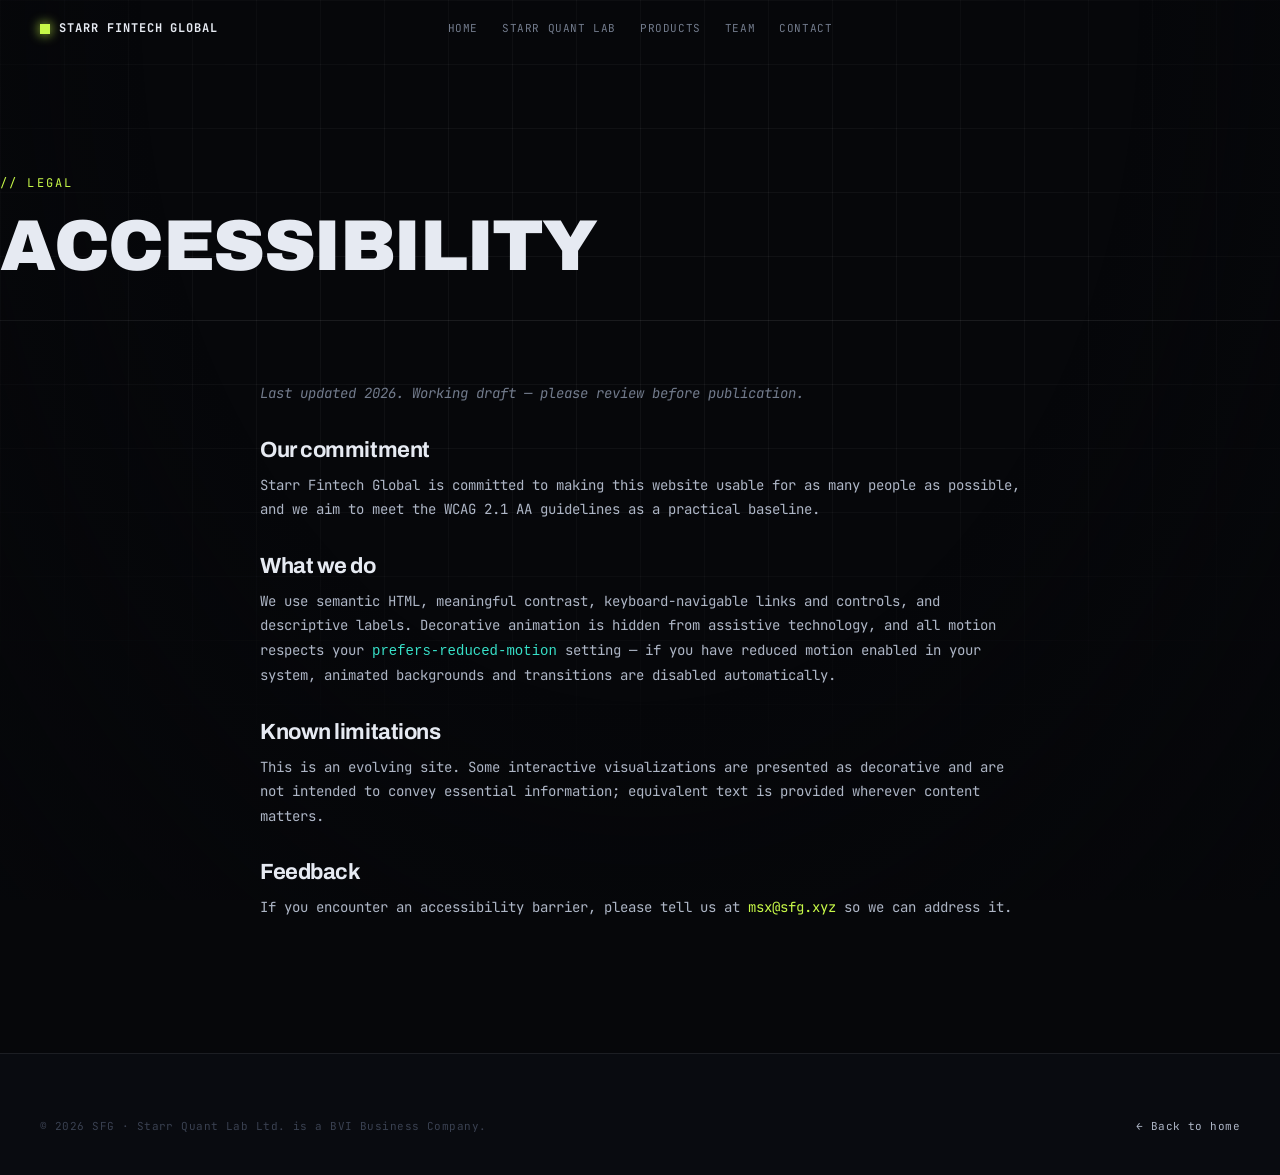
<file: accessibility-statement.html>
<!DOCTYPE html>
<html lang="en">
<head>
<meta charset="UTF-8" />
<meta name="viewport" content="width=device-width, initial-scale=1" />
<title>Accessibility Statement — Starr Fintech Global</title>
<meta name="robots" content="noindex" />
<meta name="theme-color" content="#06070A" />
<link rel="icon" href="/assets/favicon.svg" type="image/svg+xml" />
<link rel="preconnect" href="https://fonts.googleapis.com" />
<link rel="preconnect" href="https://fonts.gstatic.com" crossorigin />
<link href="https://fonts.googleapis.com/css2?family=JetBrains+Mono:wght@300;400;500;700&family=Archivo:wght@500;700;800;900&display=swap" rel="stylesheet" />
<link rel="stylesheet" href="./assets/sfg.css" />
</head>
<body>
  <div class="gridlines" aria-hidden="true"></div>
  <div class="vignette" aria-hidden="true"></div>

  <nav class="bar">
    <a class="brand" href="./"><span class="sq"></span>Starr Fintech Global</a>
    <div class="tabs">
      <a href="./">Home</a>
      <a href="https://starrquantlab.com">Starr Quant Lab</a>
      <a href="https://deck.sfg.xyz">Products</a>
      <a href="./team.html">Team</a>
      <a href="./contact.html">Contact</a>
    </div>
    <button class="menu-btn" aria-label="Menu">Menu</button>
  </nav>

  <main class="stack">
    <header class="page-head wrap">
      <p class="eyebrow">// legal</p>
      <h1 class="display" style="font-size:clamp(36px,6vw,72px);margin-top:18px">Accessibility</h1>
    </header>
    <div class="wrap legal">
      <p><em style="color:var(--dim)">Last updated <span data-year>2026</span>. Working draft — please review before publication.</em></p>

      <h2>Our commitment</h2>
      <p>Starr Fintech Global is committed to making this website usable for as many people as possible, and we
        aim to meet the WCAG 2.1 AA guidelines as a practical baseline.</p>

      <h2>What we do</h2>
      <p>We use semantic HTML, meaningful contrast, keyboard-navigable links and controls, and descriptive labels.
        Decorative animation is hidden from assistive technology, and all motion respects your
        <code style="color:var(--cyan)">prefers-reduced-motion</code> setting — if you have reduced motion enabled
        in your system, animated backgrounds and transitions are disabled automatically.</p>

      <h2>Known limitations</h2>
      <p>This is an evolving site. Some interactive visualizations are presented as decorative and are not intended
        to convey essential information; equivalent text is provided wherever content matters.</p>

      <h2>Feedback</h2>
      <p>If you encounter an accessibility barrier, please tell us at
        <a href="mailto:msx@sfg.xyz" style="color:var(--lime)">msx@sfg.xyz</a> so we can address it.</p>
    </div>
  </main>

  <footer class="foot">
    <div class="wrap">
      <div class="foot-bot" style="border:0;margin:0;padding:0">
        <span>© <span data-year>2026</span> SFG · Starr Quant Lab Ltd. is a BVI Business Company.</span>
        <span><a href="./" style="color:var(--fg-2)">← Back to home</a></span>
      </div>
    </div>
  </footer>

<script src="https://cdn.jsdelivr.net/npm/gsap@3.13.0/dist/gsap.min.js"></script>
<script src="./assets/sfg.js"></script>
</body>
</html>
</file>
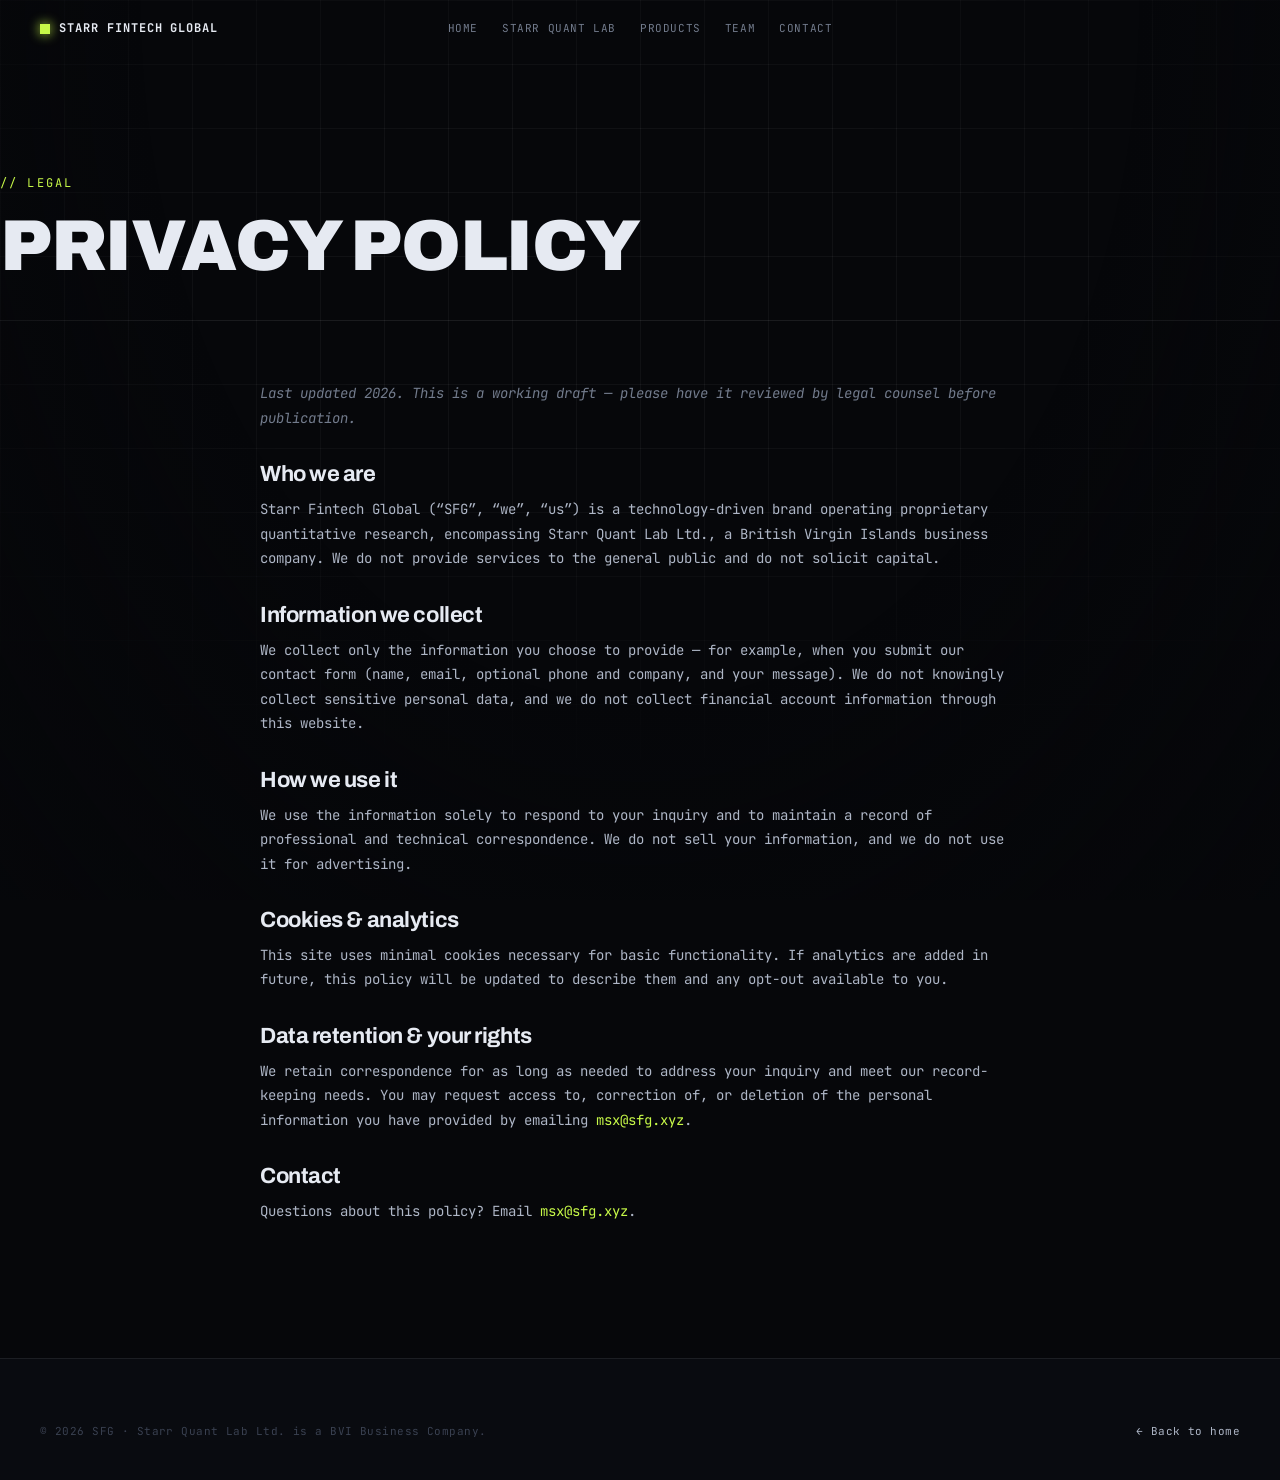
<file: privacy-policy.html>
<!DOCTYPE html>
<html lang="en">
<head>
<meta charset="UTF-8" />
<meta name="viewport" content="width=device-width, initial-scale=1" />
<title>Privacy Policy — Starr Fintech Global</title>
<meta name="robots" content="noindex" />
<meta name="theme-color" content="#06070A" />
<link rel="icon" href="/assets/favicon.svg" type="image/svg+xml" />
<link rel="preconnect" href="https://fonts.googleapis.com" />
<link rel="preconnect" href="https://fonts.gstatic.com" crossorigin />
<link href="https://fonts.googleapis.com/css2?family=JetBrains+Mono:wght@300;400;500;700&family=Archivo:wght@500;700;800;900&display=swap" rel="stylesheet" />
<link rel="stylesheet" href="./assets/sfg.css" />
</head>
<body>
  <div class="gridlines" aria-hidden="true"></div>
  <div class="vignette" aria-hidden="true"></div>

  <nav class="bar">
    <a class="brand" href="./"><span class="sq"></span>Starr Fintech Global</a>
    <div class="tabs">
      <a href="./">Home</a>
      <a href="https://starrquantlab.com">Starr Quant Lab</a>
      <a href="https://deck.sfg.xyz">Products</a>
      <a href="./team.html">Team</a>
      <a href="./contact.html">Contact</a>
    </div>
    <button class="menu-btn" aria-label="Menu">Menu</button>
  </nav>

  <main class="stack">
    <header class="page-head wrap">
      <p class="eyebrow">// legal</p>
      <h1 class="display" style="font-size:clamp(36px,6vw,72px);margin-top:18px">Privacy Policy</h1>
    </header>
    <div class="wrap legal">
      <p><em style="color:var(--dim)">Last updated <span data-year>2026</span>. This is a working draft — please have it reviewed by legal counsel before publication.</em></p>

      <h2>Who we are</h2>
      <p>Starr Fintech Global (“SFG”, “we”, “us”) is a technology-driven brand operating proprietary quantitative
        research, encompassing Starr Quant Lab Ltd., a British Virgin Islands business company. We do not provide
        services to the general public and do not solicit capital.</p>

      <h2>Information we collect</h2>
      <p>We collect only the information you choose to provide — for example, when you submit our contact form
        (name, email, optional phone and company, and your message). We do not knowingly collect sensitive
        personal data, and we do not collect financial account information through this website.</p>

      <h2>How we use it</h2>
      <p>We use the information solely to respond to your inquiry and to maintain a record of professional and
        technical correspondence. We do not sell your information, and we do not use it for advertising.</p>

      <h2>Cookies &amp; analytics</h2>
      <p>This site uses minimal cookies necessary for basic functionality. If analytics are added in future, this
        policy will be updated to describe them and any opt-out available to you.</p>

      <h2>Data retention &amp; your rights</h2>
      <p>We retain correspondence for as long as needed to address your inquiry and meet our record-keeping needs.
        You may request access to, correction of, or deletion of the personal information you have provided by
        emailing <a href="mailto:msx@sfg.xyz" style="color:var(--lime)">msx@sfg.xyz</a>.</p>

      <h2>Contact</h2>
      <p>Questions about this policy? Email <a href="mailto:msx@sfg.xyz" style="color:var(--lime)">msx@sfg.xyz</a>.</p>
    </div>
  </main>

  <footer class="foot">
    <div class="wrap">
      <div class="foot-bot" style="border:0;margin:0;padding:0">
        <span>© <span data-year>2026</span> SFG · Starr Quant Lab Ltd. is a BVI Business Company.</span>
        <span><a href="./" style="color:var(--fg-2)">← Back to home</a></span>
      </div>
    </div>
  </footer>

<script src="https://cdn.jsdelivr.net/npm/gsap@3.13.0/dist/gsap.min.js"></script>
<script src="./assets/sfg.js"></script>
</body>
</html>
</file>
<file: assets/sfg.css>
/* ════════════════════════════════════════════════════════════
   Starr Fintech Global — sfg.xyz
   Design system · "Infra Terminal" (Direction B)
   Shared across Home / Team / Contact / legal pages.
   ════════════════════════════════════════════════════════════ */

:root{
  --bg:#06070A; --bg-2:#090B10; --panel:#0B0D12; --panel-2:#0F121A;
  --fg:#E6EAF2; --fg-2:#AEB6C6; --dim:#727B8C; --faint:#3A4151;
  --lime:#C7F948; --cyan:#37E0C8;
  --line:rgba(255,255,255,.08); --line-soft:rgba(255,255,255,.045);
  --grid:rgba(255,255,255,.045);
  --mono:'JetBrains Mono',ui-monospace,monospace;
  --disp:'Archivo',system-ui,sans-serif;
  --maxw:1280px;
}
*{box-sizing:border-box;margin:0;padding:0}
html{scroll-behavior:smooth}
body{background:var(--bg);color:var(--fg);font-family:var(--mono);font-size:15px;line-height:1.6;
  min-height:100vh;overflow-x:hidden;-webkit-font-smoothing:antialiased}
::selection{background:var(--lime);color:var(--bg)}
a{color:inherit;text-decoration:none}
img{max-width:100%;display:block}

/* ── ambient layers ── */
canvas.net{position:fixed;inset:0;z-index:0}
.gridlines{position:fixed;inset:0;z-index:1;pointer-events:none;
  background-image:linear-gradient(var(--grid) 1px,transparent 1px),linear-gradient(90deg,var(--grid) 1px,transparent 1px);
  background-size:64px 64px;
  mask-image:radial-gradient(ellipse 90% 60% at 50% 30%,#000 30%,transparent 100%)}
.vignette{position:fixed;inset:0;z-index:2;pointer-events:none;
  background:radial-gradient(ellipse at 50% 0%,transparent 55%,rgba(6,7,10,.7) 100%)}
.scanbar{position:fixed;top:0;left:0;height:2px;width:100%;transform:scaleX(0);transform-origin:0 50%;
  z-index:60;background:linear-gradient(90deg,var(--lime),var(--cyan))}

.stack{position:relative;z-index:10}
.wrap{max-width:var(--maxw);margin:0 auto;padding:0 40px}
@media(max-width:720px){.wrap{padding:0 22px}}

/* ── nav ── */
nav.bar{position:fixed;top:0;left:0;right:0;z-index:40;
  display:grid;grid-template-columns:1fr auto 1fr;align-items:center;
  padding:18px 40px;max-width:var(--maxw);margin:0 auto;font-size:12px;letter-spacing:.05em;
  transition:padding .3s}
nav.bar.scrolled{padding-top:12px;padding-bottom:12px;
  background:rgba(6,7,10,.92);backdrop-filter:blur(12px) saturate(1.2);-webkit-backdrop-filter:blur(12px) saturate(1.2)}
.bar::after{content:'';position:absolute;left:40px;right:40px;bottom:0;height:1px;background:var(--line-soft);
  opacity:0;transition:opacity .3s}
nav.bar.scrolled::after{opacity:1}
.brand{display:flex;align-items:center;gap:9px;font-weight:700;text-transform:uppercase;letter-spacing:.08em}
.brand .sq{width:10px;height:10px;background:var(--lime);box-shadow:0 0 12px var(--lime)}
.tabs{display:flex;gap:24px;justify-self:center;text-transform:uppercase;font-size:11px;color:var(--dim)}
.tabs a{position:relative;transition:color .2s;padding:2px 0}
.tabs a:hover,.tabs a[aria-current]{color:var(--lime)}
.tabs a::before{content:'';position:absolute;left:-12px;top:50%;width:4px;height:4px;background:var(--lime);
  transform:translateY(-50%) scale(0);transition:transform .2s}
.tabs a:hover::before,.tabs a[aria-current]::before{transform:translateY(-50%) scale(1)}
.bar .status{justify-self:end;color:var(--dim)}
.bar .status b{color:var(--cyan)}
.menu-btn{display:none;justify-self:end;background:none;border:1px solid var(--line);color:var(--fg);
  font-family:var(--mono);font-size:11px;letter-spacing:.08em;padding:8px 12px;cursor:pointer;text-transform:uppercase}
@media(max-width:820px){
  .tabs,.bar .status{display:none}
  .menu-btn{display:block}
  nav.bar{grid-template-columns:1fr auto}
  .tabs.open{display:flex;position:absolute;top:100%;right:40px;flex-direction:column;gap:14px;
    background:var(--panel);border:1px solid var(--line);padding:18px 22px;font-size:13px}
}

/* ── corner ticks (decorative) ── */
.corner{position:fixed;width:14px;height:14px;border:1px solid var(--faint);z-index:12;opacity:.6;pointer-events:none}
.corner.tl{top:74px;left:22px;border-right:0;border-bottom:0}
.corner.tr{top:74px;right:22px;border-left:0;border-bottom:0}
.corner.bl{bottom:22px;left:22px;border-right:0;border-top:0}
.corner.br{bottom:22px;right:22px;border-left:0;border-top:0}
@media(max-width:720px){.corner{display:none}}

/* ── shared type ── */
.eyebrow{font-size:12px;letter-spacing:.18em;text-transform:uppercase;color:var(--lime);
  display:inline-flex;align-items:center;gap:10px}
.eyebrow .idx{color:var(--dim)}
.eyebrow .blink{width:8px;height:13px;background:var(--lime);animation:blink 1.1s steps(1) infinite}
@keyframes blink{50%{opacity:0}}
.hl{color:var(--lime)}
.cy{color:var(--cyan)}

h1,h2,h3{font-family:var(--disp);font-weight:900;letter-spacing:-.02em;line-height:.95;text-transform:uppercase}
.display{font-size:clamp(50px,10.5vw,150px)}
.h-sec{font-size:clamp(32px,5.5vw,68px);font-weight:800}
.lede{max-width:620px;font-size:clamp(15px,1.7vw,17px);line-height:1.7;color:var(--fg-2)}
.lede em{color:var(--fg);font-style:normal;border-bottom:1px solid var(--lime)}

/* ── sections ── */
section{position:relative;padding:130px 0}
.sec-head{display:flex;flex-direction:column;gap:18px;margin-bottom:54px;max-width:760px}

/* ── buttons ── */
.btn{display:inline-flex;align-items:center;gap:12px;font-family:var(--mono);font-size:12px;
  letter-spacing:.08em;text-transform:uppercase;padding:15px 26px;cursor:pointer;transition:.25s}
.btn.lime{border:1px solid rgba(199,249,72,.4);color:var(--lime);background:transparent}
.btn.lime:hover{background:rgba(199,249,72,.1);box-shadow:0 0 30px rgba(199,249,72,.22)}
.btn.solid{background:var(--lime);color:var(--bg);border:1px solid var(--lime);font-weight:700}
.btn.solid:hover{box-shadow:0 0 34px rgba(199,249,72,.4);transform:translateY(-2px)}
.btn.ghost{border:1px solid var(--line);color:var(--fg)}
.btn.ghost:hover{border-color:var(--cyan);color:var(--cyan)}

/* ── hero ── */
.hero{min-height:100vh;display:flex;flex-direction:column;justify-content:center;padding-top:90px}
.hero h1 .scr{display:block}
.hero .meta{display:flex;gap:38px;margin-top:34px;flex-wrap:wrap;font-size:13px;color:var(--dim)}
.hero .meta b{display:block;color:var(--fg);font-size:28px;font-weight:500;font-family:var(--disp)}
.scroll-cue{position:absolute;bottom:30px;left:50%;transform:translateX(-50%);
  font-size:10px;letter-spacing:.2em;text-transform:uppercase;color:var(--dim);display:flex;
  flex-direction:column;align-items:center;gap:8px}
.scroll-cue .ln{width:1px;height:40px;background:linear-gradient(var(--dim),transparent);overflow:hidden}
.scroll-cue .ln::after{content:'';display:block;width:1px;height:14px;background:var(--lime);
  animation:drop 2s cubic-bezier(.6,0,.4,1) infinite}
@keyframes drop{0%{transform:translateY(-14px)}60%,100%{transform:translateY(40px)}}

/* ── algorithm cards ── */
.algo-grid{display:grid;grid-template-columns:repeat(3,1fr);gap:1px;background:var(--line-soft);
  border:1px solid var(--line-soft)}
@media(max-width:900px){.algo-grid{grid-template-columns:1fr}}
.algo{background:var(--bg-2);padding:30px 26px 32px;position:relative;transition:background .3s}
.algo:hover{background:var(--panel-2)}
.algo::after{content:'';position:absolute;left:0;top:0;height:2px;width:0;background:var(--lime);transition:width .4s}
.algo:hover::after{width:100%}
.algo .code{font-family:var(--disp);font-weight:800;font-size:26px;color:var(--fg);letter-spacing:-.01em}
.algo .nm{margin-top:8px;color:var(--fg-2);font-size:14px;line-height:1.5}
.algo .st{margin-top:20px;display:inline-flex;align-items:center;gap:8px;font-size:11px;
  letter-spacing:.08em;text-transform:uppercase;color:var(--lime)}
.algo .st.soon{color:var(--dim)}
.algo .st .led{width:7px;height:7px;border-radius:50%;background:var(--lime);box-shadow:0 0 8px var(--lime)}
.algo .st.soon .led{background:var(--dim);box-shadow:none}

/* ── framework cards (vision / HF stack) ── */
.fw-grid{display:grid;grid-template-columns:repeat(3,1fr);gap:1px;background:var(--line-soft);
  border:1px solid var(--line-soft);margin-top:40px}
@media(max-width:900px){.fw-grid{grid-template-columns:1fr}}
.fw{background:var(--bg-2);padding:30px 26px 30px;position:relative;transition:background .3s;display:flex;flex-direction:column}
.fw:hover{background:var(--panel-2)}
.fw::after{content:'';position:absolute;left:0;top:0;height:2px;width:0;background:var(--cyan);transition:width .4s}
.fw:hover::after{width:100%}
.fw-no{font-size:12px;letter-spacing:.1em;color:var(--cyan)}
.fw h3{font-family:var(--disp);font-weight:800;font-size:21px;letter-spacing:-.01em;text-transform:none;margin:12px 0 12px}
.fw p{color:var(--fg-2);font-size:14px;line-height:1.6}
.fw .stat{margin-top:auto;padding-top:20px;display:flex;flex-direction:column;gap:8px}
.fw .stat .s{display:flex;justify-content:space-between;gap:14px;font-size:13px;border-top:1px solid var(--line-soft);padding-top:9px}
.fw .stat .s .k{color:var(--dim)}
.fw .stat .s .v{color:var(--fg);font-family:var(--disp);font-weight:700}
.fw .stat .s .v small{font-family:var(--mono);font-weight:400;color:var(--lime)}
.fw .tag{display:inline-block;margin-top:14px;font-size:11px;letter-spacing:.08em;text-transform:uppercase;color:var(--lime)}

/* ghost / R&D card (strategy grid filler) */
.algo.ghost{background:var(--bg);display:flex;flex-direction:column;justify-content:center;align-items:flex-start}
.algo.ghost .code{color:var(--faint)}
.algo.ghost .nm{color:var(--dim)}
.algo.ghost a{color:var(--cyan);font-size:12px;letter-spacing:.06em;text-transform:uppercase;margin-top:18px}

/* ── feature rows (infra) ── */
.feature{display:grid;grid-template-columns:1fr 1fr;gap:60px;align-items:center}
@media(max-width:860px){.feature{grid-template-columns:1fr;gap:34px}}
.spec{border-top:1px solid var(--line);display:flex;flex-direction:column;gap:1px}
.spec .row{display:grid;grid-template-columns:auto 1fr;gap:20px;padding:18px 0;border-bottom:1px solid var(--line-soft)}
.spec .row .k{color:var(--dim);font-size:12px;letter-spacing:.06em;text-transform:uppercase}
.spec .row .v{color:var(--fg-2);font-size:14px}
.spec .row .v b{color:var(--fg)}

/* ── team ── */
.lead-grid{display:grid;grid-template-columns:repeat(4,1fr);gap:1px;background:var(--line-soft);border:1px solid var(--line-soft)}
@media(max-width:1100px){.lead-grid{grid-template-columns:repeat(2,1fr)}}
@media(max-width:600px){.lead-grid{grid-template-columns:1fr}}
.lead{background:var(--bg-2);padding:28px 24px 30px;transition:background .3s;position:relative}
.lead:hover{background:var(--panel-2)}
.lead .avatar{width:72px;height:72px;display:grid;place-items:center;font-family:var(--disp);font-weight:800;
  font-size:26px;color:var(--bg);background:linear-gradient(135deg,var(--lime),var(--cyan));margin-bottom:18px;
  position:relative;overflow:hidden}
.lead .avatar img{position:absolute;inset:0;width:100%;height:100%;object-fit:cover;object-position:center top}
.lead .nm{font-family:var(--disp);font-weight:700;font-size:19px;letter-spacing:-.01em;text-transform:none}
.lead .role{margin-top:5px;font-size:12px;letter-spacing:.06em;text-transform:uppercase;color:var(--lime)}
.lead .bio{margin-top:14px;font-size:13px;line-height:1.6;color:var(--fg-2)}
.lead.ghost{background:var(--bg);display:flex;flex-direction:column;justify-content:center}
.lead.ghost .avatar{background:none;border:1px dashed var(--faint);color:var(--faint);box-shadow:none}
.lead.ghost .nm{color:var(--dim);font-weight:500}
.lead.ghost .role{color:var(--faint)}
.lead.ghost .bio{color:var(--faint);font-style:italic}

/* ── partners (home): heading + line on top, one full-width row of logos below (wraps as partners are added);
      same white-mark treatment as the exchange strip on starrquantlab.com, drawn larger ── */
#partners{padding-top:130px}
.partners{display:grid;gap:24px;padding:52px 0;border-top:1px solid var(--line);border-bottom:1px solid var(--line);container-type:inline-size}
.partners-head{display:flex;flex-direction:column;gap:14px}
.partners-head p:not(.eyebrow){font-size:15px;line-height:1.65;color:var(--dim);text-wrap:balance}
/* --u = one logo pixel. It stays 1px until the row no longer fits, then the logos and gaps shrink together so the row
   stays on one line on phones. 636 = the row's width at full size: logo widths + 44 per gap; update it with each partner */
.partner-logos{--u:1px;list-style:none;display:flex;flex-wrap:wrap;align-items:center;gap:calc(26*var(--u)) calc(44*var(--u))}
@supports(width:1cqw){.partner-logos{--u:min(1px,100cqw/636)}}
.partner-logos img{height:calc(var(--h,32)*var(--u));width:auto;object-fit:contain;object-position:left center;opacity:.72;transition:opacity .4s}
.partner-logos li:hover img{opacity:1}

/* ── contact form ── */
.form{display:grid;grid-template-columns:1fr 1fr;gap:20px;max-width:680px}
.form .full{grid-column:1/-1}
.field{display:flex;flex-direction:column;gap:8px}
.field label{font-size:11px;letter-spacing:.1em;text-transform:uppercase;color:var(--dim)}
.field input,.field textarea{background:var(--panel);border:1px solid var(--line);color:var(--fg);
  font-family:var(--mono);font-size:14px;padding:13px 15px;transition:border-color .2s}
.field input:focus,.field textarea:focus{outline:none;border-color:var(--lime)}
.field textarea{resize:vertical;min-height:130px}
@media(max-width:600px){.form{grid-template-columns:1fr}}

/* ── footer ── */
footer.foot{border-top:1px solid var(--line);padding:64px 0 40px;position:relative;z-index:10;background:var(--bg-2)}
.foot-top{display:grid;grid-template-columns:1.4fr 1fr;gap:50px}
@media(max-width:820px){.foot-top{grid-template-columns:1fr;gap:34px}}
.foot-desc{font-size:13px;line-height:1.7;color:var(--dim);max-width:560px}
.foot-desc b{color:var(--fg-2)}
.foot-links{display:flex;flex-direction:column;gap:12px;font-size:13px}
.foot-links .lab{font-size:11px;letter-spacing:.1em;text-transform:uppercase;color:var(--faint);margin-bottom:6px}
.foot-links a{color:var(--fg-2);transition:color .2s}
.foot-links a:hover{color:var(--lime)}
.foot-bot{margin-top:48px;padding-top:24px;border-top:1px solid var(--line-soft);
  display:flex;justify-content:space-between;gap:16px;flex-wrap:wrap;font-size:11px;color:var(--faint);letter-spacing:.04em}

/* ── reveal init ── */
[data-fade]{will-change:transform,opacity}
@media(prefers-reduced-motion:reduce){
  [data-fade]{opacity:1!important;transform:none!important}
  .scroll-cue .ln::after{animation:none}
  html{scroll-behavior:auto}
}

/* page header (interior pages) */
.page-head{padding:170px 0 40px;border-bottom:1px solid var(--line-soft)}
.page-head .display{font-size:clamp(44px,8vw,104px)}
.legal{max-width:760px;padding:60px 0 120px}
.legal h2{font-size:22px;margin:34px 0 12px;text-transform:none;font-family:var(--disp);font-weight:700}
.legal p{color:var(--fg-2);margin-bottom:14px;font-size:14px;line-height:1.75}
</file>
